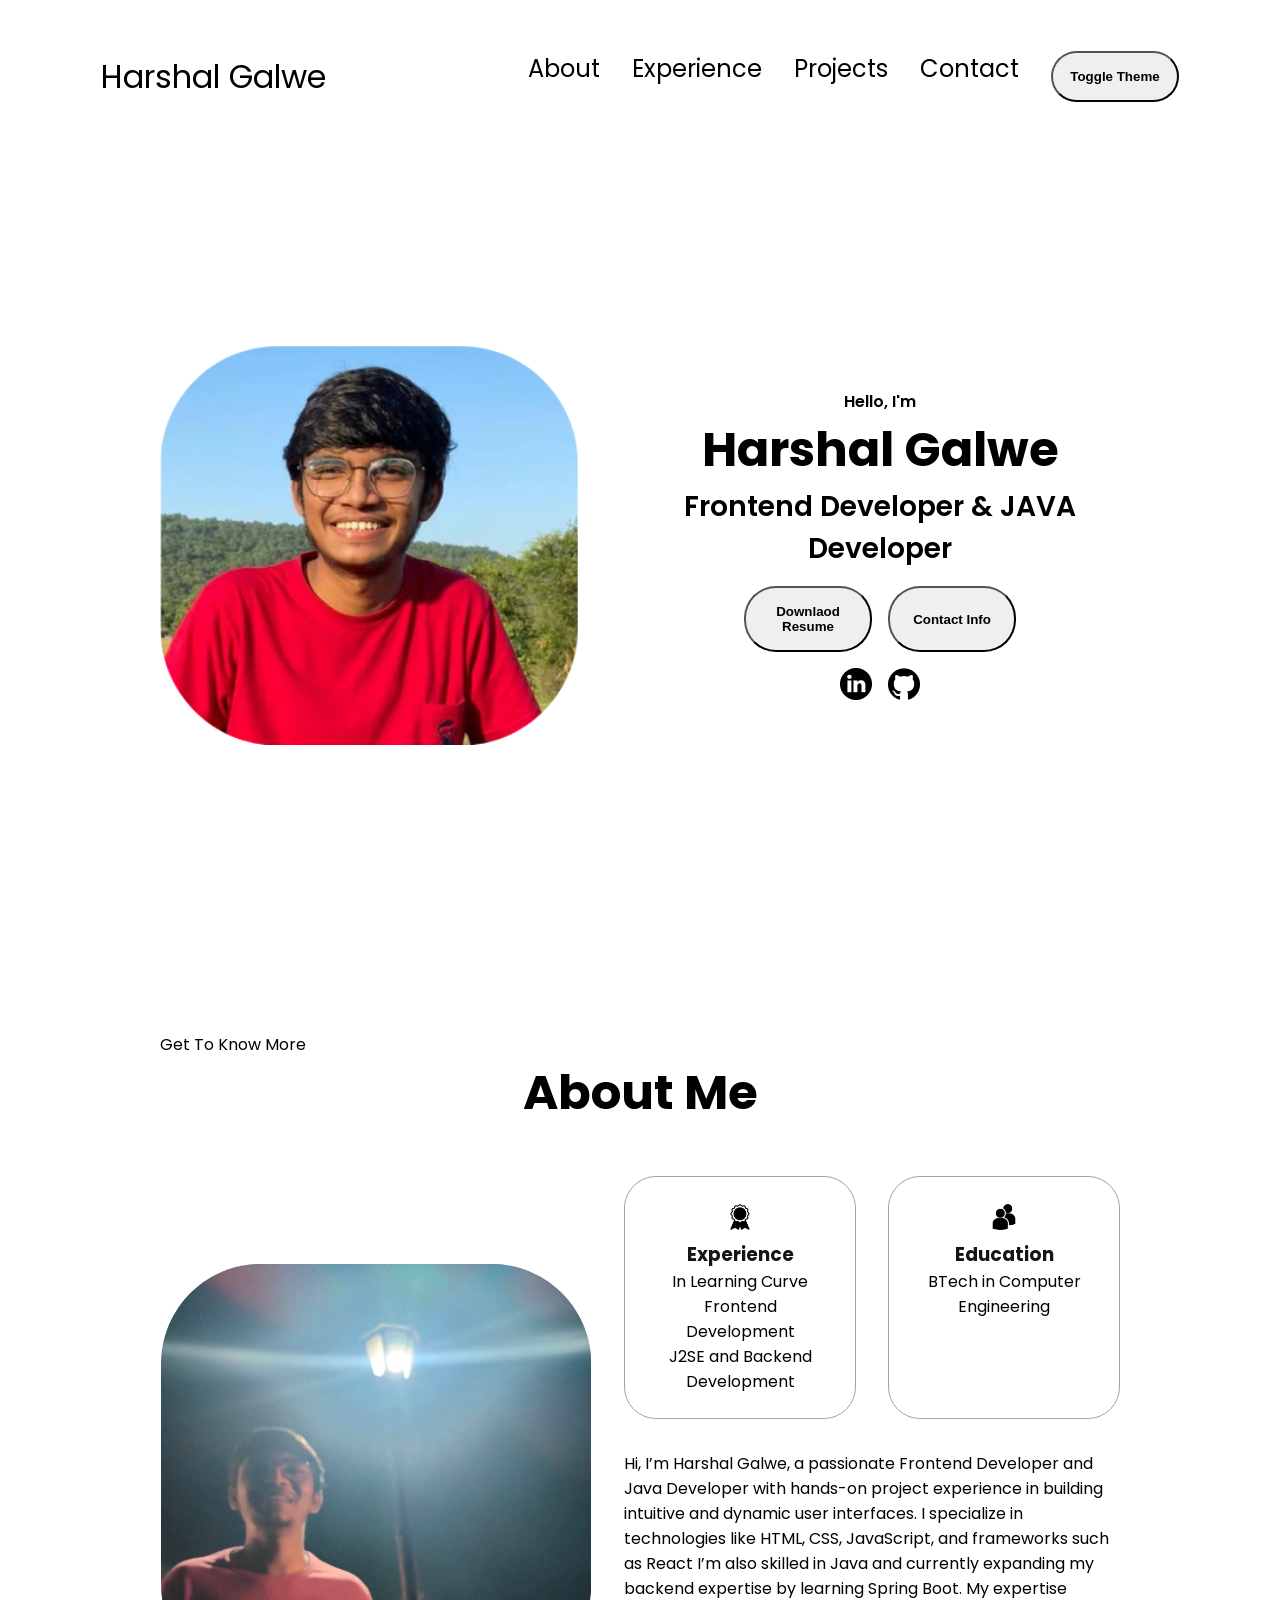
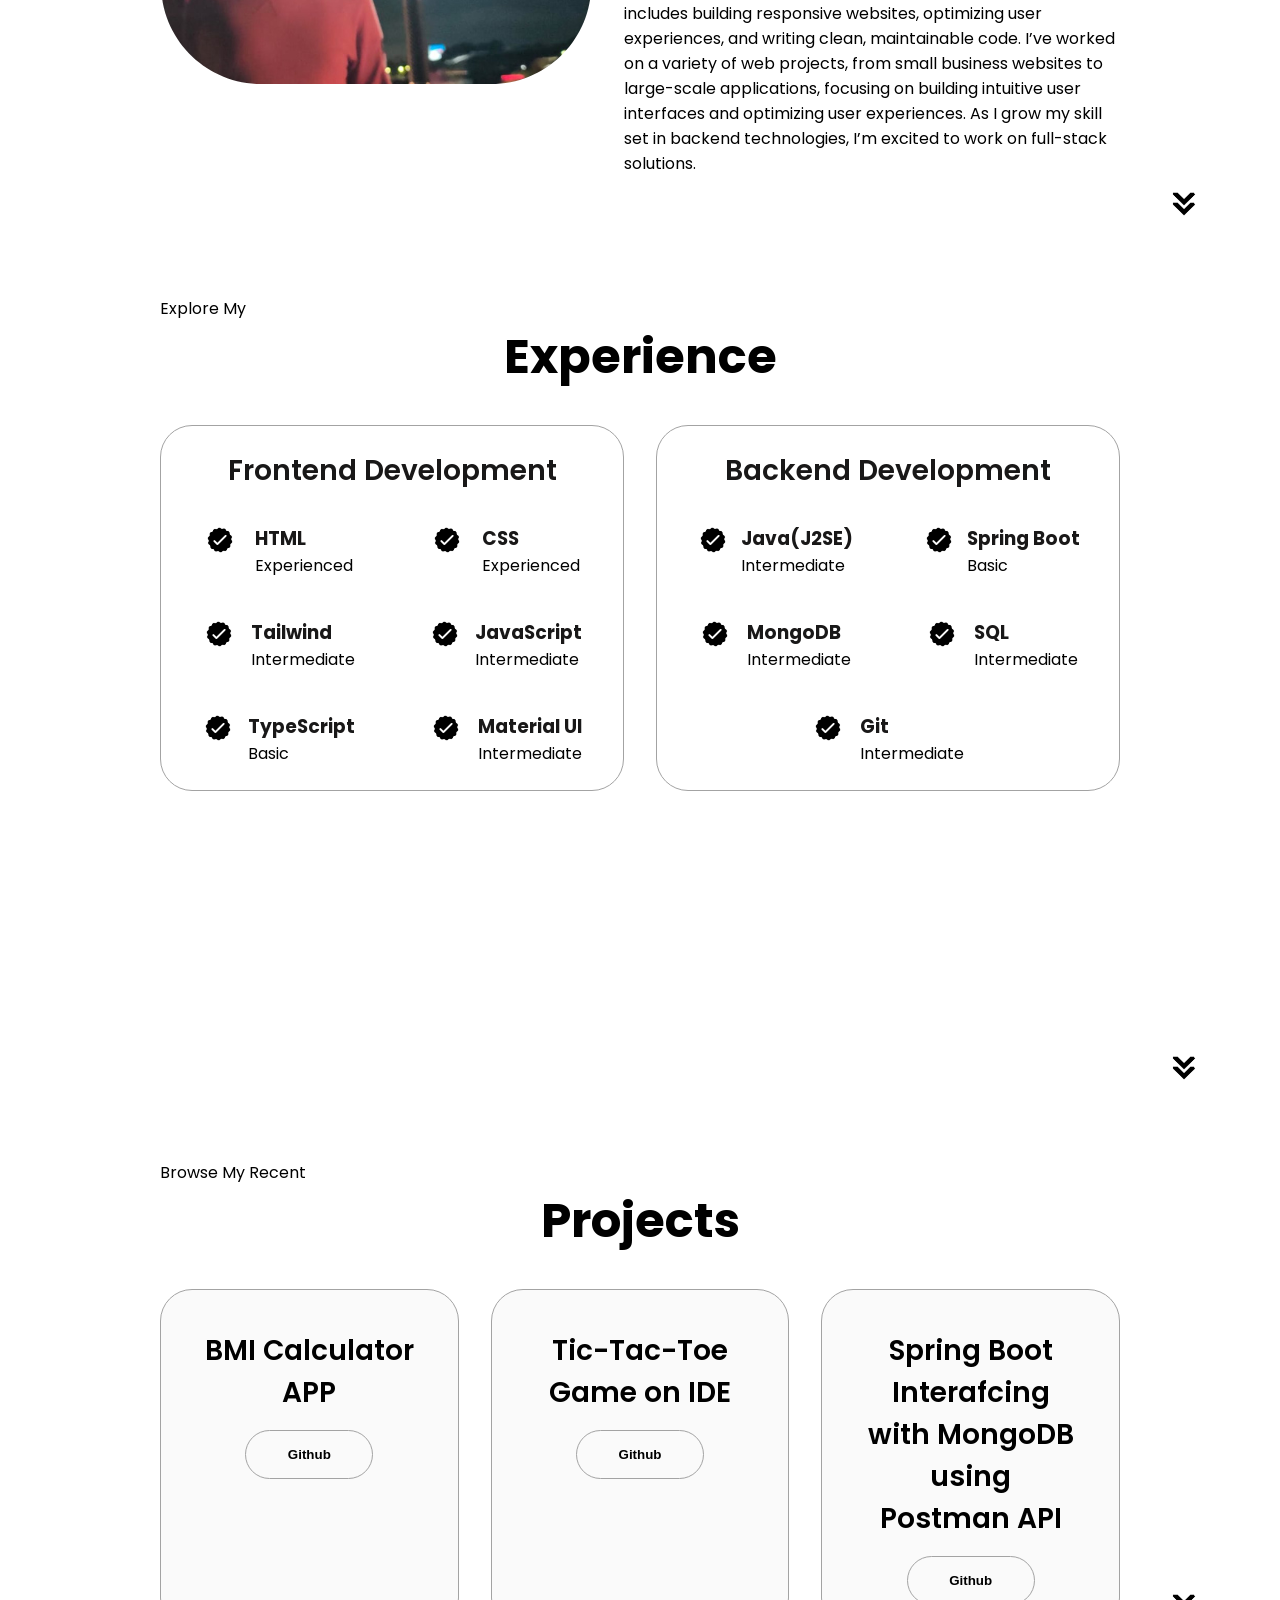
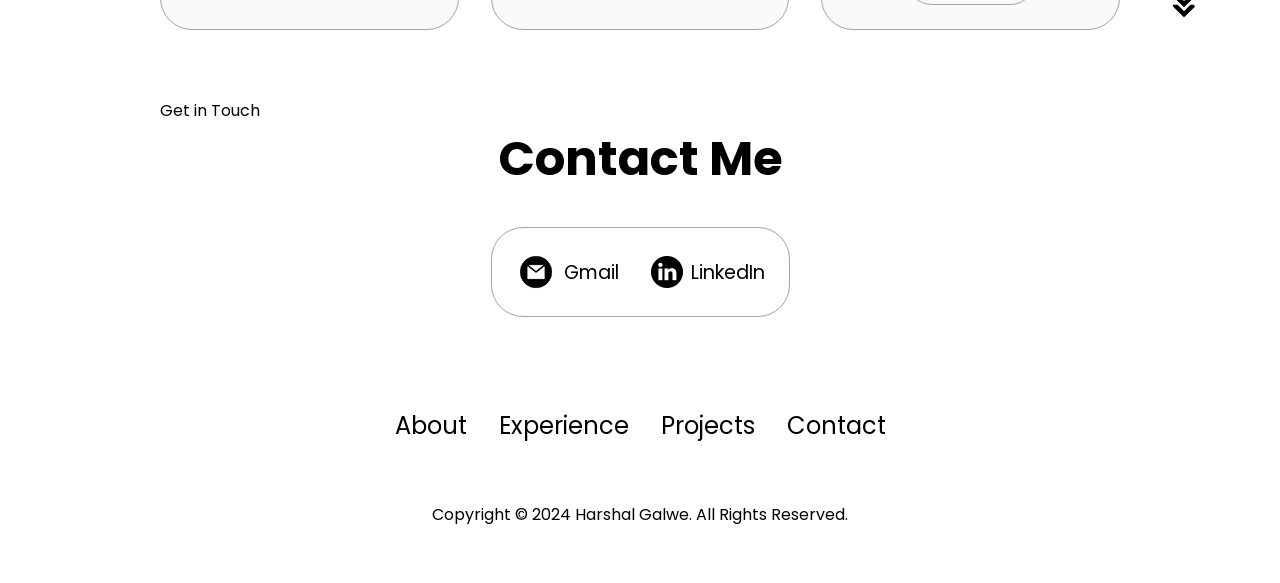
<file: Portfolio/index.html>
<!DOCTYPE html>
<html lang="en">
  <head>
    <meta charset="UTF-8" />
    <meta name="viewport" content="width=device-width, initial-scale=1.0" />
    <title>My Portfolio</title>
    <link rel="stylesheet" href="style.css" />
    <link rel="stylesheet" href="mediaQueries.css" />
  </head>
  <body>
    <nav id="desktop-nav">
      <div class="logo">Harshal Galwe</div>
      <div>
        <ul class="nav-links">
          <li><a href="#about">About</a></li>
          <li><a href="#experience">Experience</a></li>
          <li><a href="#projects">Projects</a></li>
          <li><a href="#contact">Contact</a></li>
          <li><button id="theme-toggle" class="btn">Toggle Theme</button></li>
        </ul>
      </div>
      
    </nav>

    <nav id="hamburger-nav">
      <div class="logo">Harshal Galwe</div>
      <div class="hamburger-menu">
        <div class="hamburger-icon" onclick="toggleMenu()">
          <span></span>
          <span></span>
          <span></span>
        </div>
        <div class="menu-links">
          <li><a href="#about" onclick="toggleMenu()">About</a></li>
          <li><a href="#experience" onclick="toggleMenu()">Experience</a></li>
          <li><a href="#projects" onclick="toggleMenu()">Projects</a></li>
          <li><a href="#contact" onclick="toggleMenu()">Contact</a></li>
        </div>
      </div>
    </nav>

    <section id="profile">
      <div class="section_pic-container">
        <img src="./assets/me1.png" alt="Harshal Galwe profile picture" />
      </div>
      <div class="section_text">
        <p class="section_text_p1">Hello, I'm</p>
        <h1 class="title">Harshal Galwe</h1>
        <p class="section_text_p2">Frontend Developer & JAVA Developer</p>
        <div class="btn-container">
          <button
            class="btn bnt-color-2"
            onclick="window.open('./assets/Resume.pdf')"
          >
            Downlaod Resume
          </button>
          <button class="btn bnt-color-1" onclick="location.href='./#contact'">
            Contact Info
          </button>
        </div>
        <div id="socials-container">
          <img
            src="./assets/linkedin.png"
            alt="Linkedin profile link"
            class="icon"
            onclick="location.href='https://linkedin.com/in/harshal03/'"
          />
          <img
            src="./assets/github.png"
            alt="Github profile link"
            class="icon"
            onclick="location.href='https://github.com/harshal-03'"
          />
        </div>
      </div>
    </section>

    <section id="about">
      <p class="section__text__p1">Get To Know More</p>
      <h1 class="title">About Me</h1>
      <div class="section-container">
        <div class="section__pic-container">
          <img src="./assets/me2.png" alt="Profile picture" class="about-pic" />
        </div>
        <div class="about-details-container">
          <div class="about-containers">
            <div class="details-container">
              <img
                src="./assets/experience.png"
                alt="Experience icon"
                class="icon"
              />
              <h3>Experience</h3>
              <p>
                In Learning Curve <br />Frontend Development <br />
                J2SE and Backend Development
              </p>
            </div>
            <div class="details-container">
              <img
                src="./assets/education.png"
                alt="Education icon"
                class="icon"
              />
              <h3>Education</h3>
              <p>BTech in Computer Engineering</p>
            </div>
          </div>
          <div class="text-container">
            <p id="about_me">
              Hi, I’m Harshal Galwe, a passionate Frontend Developer and Java
              Developer with hands-on project experience in building intuitive
              and dynamic user interfaces. I specialize in technologies like
              HTML, CSS, JavaScript, and frameworks such as React I’m also
              skilled in Java and currently expanding my backend expertise by
              learning Spring Boot. My expertise includes building responsive
              websites, optimizing user experiences, and writing clean,
              maintainable code. I’ve worked on a variety of web projects, from
              small business websites to large-scale applications, focusing on
              building intuitive user interfaces and optimizing user
              experiences. As I grow my skill set in backend technologies, I’m
              excited to work on full-stack solutions.
            </p>
          </div>
        </div>
      </div>
      <img
        src="./assets/arrow.png"
        alt="Arrow icon"
        class="icon arrow"
        onclick="location.href='./#experience'"
      />
    </section>

    <section id="experience">
      <p class="section__text__p1">Explore My</p>
      <h1 class="title">Experience</h1>
      <div class="experience-details-container">
        <div class="about-containers">
          <div class="details-container">
            <h2 class="experience-sub-title">Frontend Development</h2>
            <div class="article-container">
              <article>
                <img
                  src="./assets/checkmark.png"
                  alt="Experience icon"
                  class="icon"
                />
                <div>
                  <h3>HTML</h3>
                  <p>Experienced</p>
                </div>
              </article>
              <article>
                <img
                  src="./assets/checkmark.png"
                  alt="Experience icon"
                  class="icon"
                />
                <div>
                  <h3>CSS</h3>
                  <p>Experienced</p>
                </div>
              </article>
              <article>
                <img
                  src="./assets/checkmark.png"
                  alt="Experience icon"
                  class="icon"
                />
                <div>
                  <h3>Tailwind</h3>
                  <p>Intermediate</p>
                </div>
              </article>
              <article>
                <img
                  src="./assets/checkmark.png"
                  alt="Experience icon"
                  class="icon"
                />
                <div>
                  <h3>JavaScript</h3>
                  <p>Intermediate</p>
                </div>
              </article>
              <article>
                <img
                  src="./assets/checkmark.png"
                  alt="Experience icon"
                  class="icon"
                />
                <div>
                  <h3>TypeScript</h3>
                  <p>Basic</p>
                </div>
              </article>
              <article>
                <img
                  src="./assets/checkmark.png"
                  alt="Experience icon"
                  class="icon"
                />
                <div>
                  <h3>Material UI</h3>
                  <p>Intermediate</p>
                </div>
              </article>
            </div>
          </div>
          <div class="details-container">
            <h2 class="experience-sub-title">Backend Development</h2>
            <div class="article-container">
              <article>
                <img
                  src="./assets/checkmark.png"
                  alt="Experience icon"
                  class="icon"
                />
                <div>
                  <h3>Java(J2SE)</h3>
                  <p>Intermediate</p>
                </div>
              </article>
              <article>
                <img
                  src="./assets/checkmark.png"
                  alt="Experience icon"
                  class="icon"
                />
                <div>
                  <h3>Spring Boot</h3>
                  <p>Basic</p>
                </div>
              </article>
              <article>
                <img
                  src="./assets/checkmark.png"
                  alt="Experience icon"
                  class="icon"
                />
                <div>
                  <h3>MongoDB</h3>
                  <p>Intermediate</p>
                </div>
              </article>
              <article>
                <img
                  src="./assets/checkmark.png"
                  alt="Experience icon"
                  class="icon"
                />
                <div>
                  <h3>SQL</h3>
                  <p>Intermediate</p>
                </div>
              </article>
              <article>
                <img
                  src="./assets/checkmark.png"
                  alt="Experience icon"
                  class="icon"
                />
                <div>
                  <h3>Git</h3>
                  <p>Intermediate</p>
                </div>
              </article>
            </div>
          </div>
        </div>
      </div>
      <img
        src="./assets/arrow.png"
        alt="Arrow icon"
        class="icon arrow"
        onclick="location.href='./#projects'"
      />
    </section>

    <section id="projects">
      <p class="section__text__p1">Browse My Recent</p>
      <h1 class="title">Projects</h1>
      <div class="experience-details-container">
        <div class="about-containers">
          <div class="details-container color-container" id="projectss">
            <h2 class="experience-sub-title project-title">BMI Calculator APP</h2>
            <div class="btn-container">
              <button
                class="btn btn-color-2 project-btn"
                onclick="location.href='https://github.com/harshal-03/BMI-app'"
              >
                Github
              </button>
            </div>
          </div>
          <div class="details-container color-container">
            <h2 class="experience-sub-title project-title">Tic-Tac-Toe Game on IDE</h2>
            <div class="btn-container">
              <button
                class="btn btn-color-2 project-btn"
                onclick="location.href='https://github.com/'"
              >
                Github
              </button>
            </div>
          </div>
          <div class="details-container color-container">
            <h2 class="experience-sub-title project-title">Spring Boot Interafcing with MongoDB using Postman API</h2>
            <div class="btn-container">
              <button
                class="btn btn-color-2 project-btn"
                onclick="location.href='https://github.com/harshal-03/Spring-Boot-Projects'"
              >
                Github
              </button>
            </div>
          </div>
        </div>
      </div>
      <img
        src="./assets/arrow.png"
        alt="Arrow icon"
        class="icon arrow"
        onclick="location.href='./#contact'"
      />
    </section>

    <section id="contact">
      <p class="section__text__p1">Get in Touch</p>
      <h1 class="title">Contact Me</h1>
      <div class="contact-info-upper-container">
        <div class="contact-info-container">
          <img
            src="./assets/email.png"
            alt="Email icon"
            class="icon contact-icon email-icon"
          />
          <p><a href="mailto:harshalgalwe3018@gmail.com">Gmail</a></p>
        </div>
        <div class="contact-info-container">
          <img
            src="./assets/linkedin.png"
            alt="LinkedIn icon"
            class="icon contact-icon"
          />
          <p><a href="https://linkedin.com/in/harshal03/">LinkedIn</a></p>
        </div>
      </div>
    </section>

    <footer>
      <nav>
        <div class="nav-links-container">
          <ul class="nav-links">
            <li><a href="#about">About</a></li>
            <li><a href="#experience">Experience</a></li>
            <li><a href="#projects">Projects</a></li>
            <li><a href="#contact">Contact</a></li>
          </ul>
        </div>
      </nav>
      <p>Copyright &#169; 2024 Harshal Galwe. All Rights Reserved.</p>
    </footer>
    
    <script src="script.js"></script>
  </body>
</html>
</file>
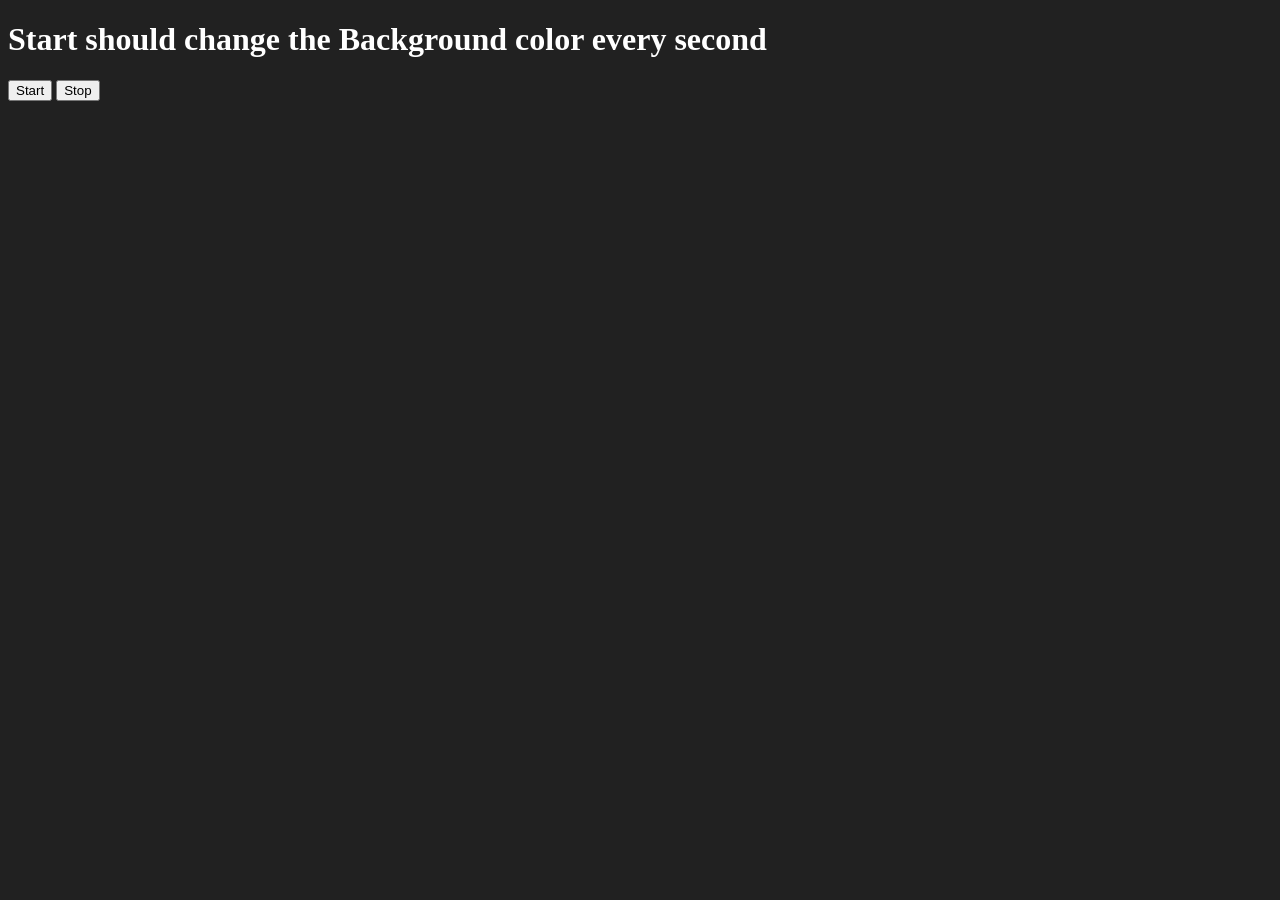
<file: Async/unlimitedColour/async3.html>
<!DOCTYPE html>
<html lang="en">
  <head>
    <meta charset="UTF-8" />
    <meta name="viewport" content="width=device-width, initial-scale=1.0" />
    <meta http-equiv="X-UA-Compatible" content="ie=edge" />
    <title>Start multiple colors and stop it</title>
  </head>
  <body style="background-color: #212121; color: #fff">
    <h1>Start should change the Background color every second</h1>
    <button id="start">Start</button>
    <button id="stop">Stop</button>
    <script src="async3.js"></script>
  </body>
</html>
</file>
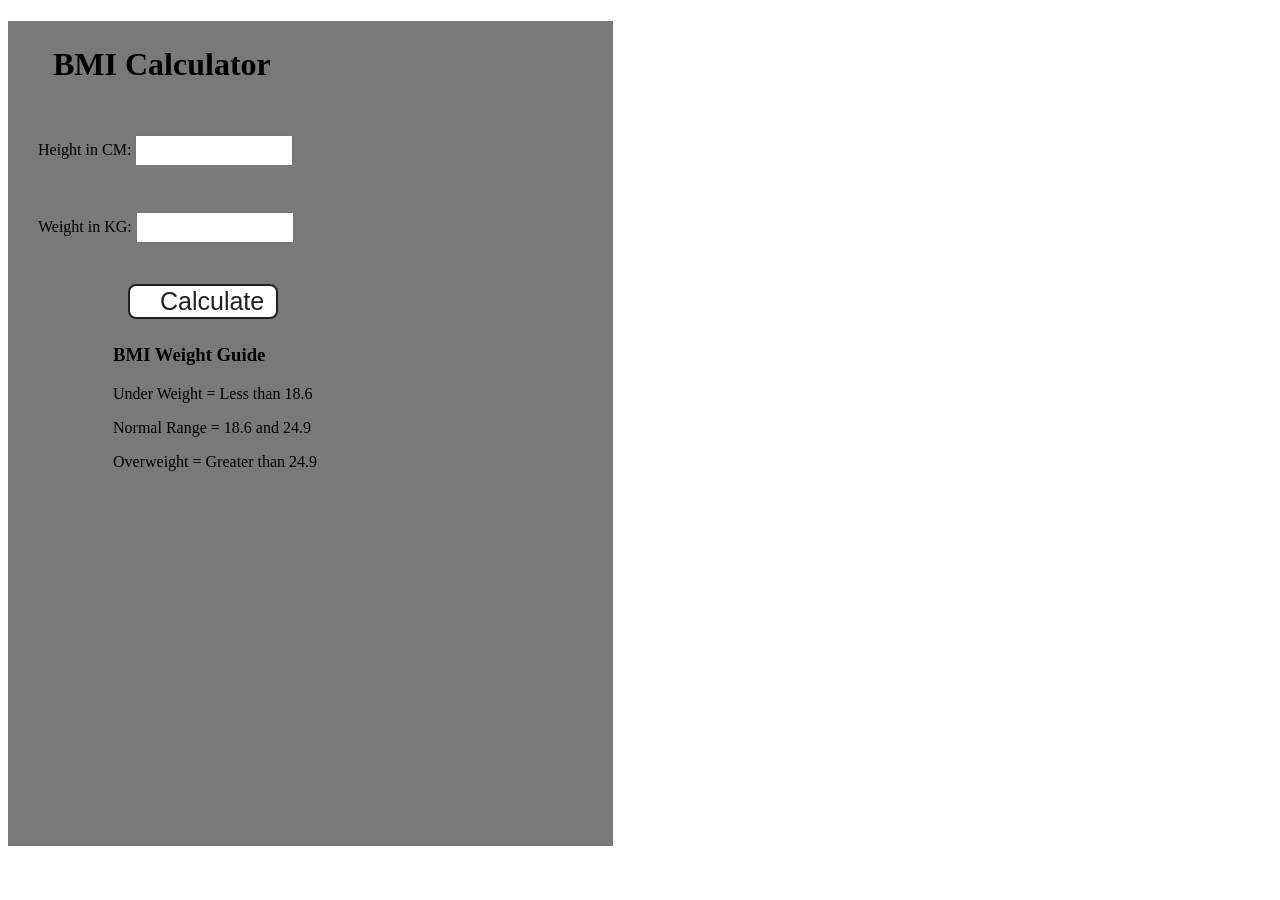
<file: Java_Script-Projects/BMI Calculator/pr2.html>
<!DOCTYPE html>
<html lang="en">
  <head>
    <meta charset="UTF-8" />
    <meta name="viewport" content="width=device-width, initial-scale=1.0" />
    <meta http-equiv="X-UA-Compatible" content="ie=edge" />
    <link rel="stylesheet" href="pr2.css" />
    <title>BMI Calculator</title>
  </head>
  <body>
    <div class="container">
      <h1>BMI Calculator</h1>
      <form>
        <p><label>Height in CM: </label><input type="text" id="height" /></p>
        <p><label>Weight in KG: </label><input type="text" id="weight" /></p>
        <button>Calculate</button>
        <div id="results"></div>
        <div id="weight-guide">
          <h3>BMI Weight Guide</h3>
          <p>Under Weight = Less than 18.6</p>
          <p>Normal Range = 18.6 and 24.9</p>
          <p>Overweight = Greater than 24.9</p>
        </div>
      </form>
    </div>
  </body>
  <script src="pr2.js"></script>
</html>
</file>
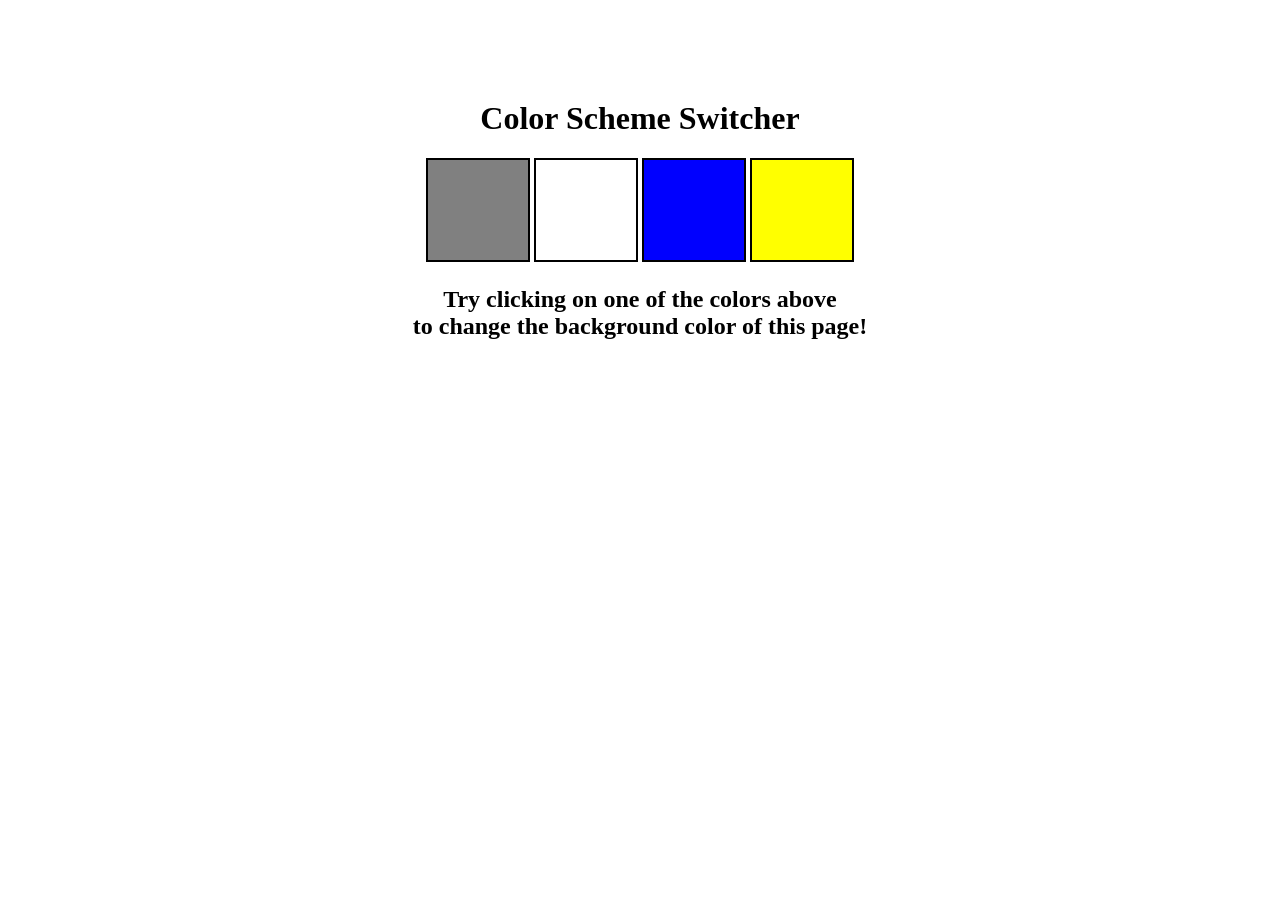
<file: Java_Script-Projects/Body_Color_Change/pr1.html>
<!DOCTYPE html>
<html lang="en">
  <head>
    <meta charset="UTF-8" />
    <meta name="viewport" content="width=device-width, initial-scale=1.0" />
    <meta http-equiv="X-UA-Compatible" content="ie=edge" />
    <link rel="stylesheet" href="pr1.css" />
    <title>JavaScript Background Color Switcher</title>
  </head>
  <body>
    
    <div class="canvas">
      <!-- <a
        style="
          background-color: #fff;
          padding: 10px 30px;
          border-radius: 8px;
          color: #212121;
          text-decoration: none;
          border: 2px solid #212121;
        "
        href="../index.html"
        >Back to Home Page</a
      > -->
      <h1>Color Scheme Switcher</h1>
      <span class="button" id="grey"></span>
      <span class="button" id="white"></span>
      <span class="button" id="blue"></span>
      <span class="button" id="yellow"></span>
      <h2>
        Try clicking on one of the colors above
        <span>to change the background color of this page!</span>
      </h2>
    </div>
    <script src="pr1.js"></script>
  </body>
</html>
</file>
<file: Portfolio/style.css>
/* Genral Styling */
/* Importing the fonts from google fonts */
@import url('https://fonts.googleapis.com/css2?family=Poppins:ital,wght@0,300;0,400;0,600;1,100&display=swap');
/* Targeting the whole page and removing all preset margin and padding to 0*/
*{
    margin:0;
    padding:0;
}

/* Targeting the body section of html*/
body{
    font-family: "Poppins", sans-serif;
}

html{
    scroll-behavior: smooth; 
}

p{
    color: rgb(85, 85, 85);
}

/* Transition */

a,.btn{
    transition: all 300ms ease;
}

/* Desktop Nav*/
nav, .nav-links{
    display: flex;
}

nav{
    justify-content: space-around;
    align-items: center;
    height: 17vh;
}

.nav-links{
    gap: 2rem;
    list-style: none;
    font-size: 1.5rem;
}

a{
    color: black;
    text-decoration: none;
    text-decoration-color: white;
}

a:hover{
    color: grey;
    text-decoration: underline;
    text-decoration-color: aqua;
    text-underline-offset: 1rem;
}

.logo{
    font-size: 2rem;
}


.logo:hover{
    cursor: default;
}

/* Hamburger - Menu*/
#hamburger-nav{
    display: none;
}

.hamburger-menu{
    position: relative;
    display: inline-block;
}

.hamburger-icon{
    display: flex;
    flex-direction: column;
    justify-content: space-between;
    height: 24px;
    width: 30px;
    cursor: pointer;
}

.hamburger-icon span{
    width: 100%;
    height: 2px;
    background-color: black;
    transition: all 0.3 ease-in-out;
}

.menu-links{
    position: absolute;
    top: 100%;
    right: 0%;
    background-color: white;
    width: fit-content;
    max-height: 0;
    overflow: hidden;
    transition: all 0.3 ease-in-out;
}

.menu-links a{
    display: block;
    text-align: center;
    padding: 10px;
    font-size: 1.5rem;
    color: black;
    text-decoration: none;
    transition: all 0.3 ease-in-out;
}

.menu-links li{
    list-style: none;
}

.menu-links.open{
    max-height: 300px;
}

.hamburger-icon.open span:first-child{
    transform: rotate(45deg) translate(10px,5px);
}

.hamburger-icon.open span:nth-child(2){
    opacity: 0;
}

.hamburger-icon.open span:last-child{
    transform: rotate(-45deg) translate(10px,-5px);
}

.hamburger-icon span:first-child{
    transform: none;
}

.hamburger-icon span:first-child{
    opacity: 1;
}

.hamburger-icon span:first-child{
    transform: none;
}

/* Sections */
section{
    padding-top: 4vh;
    height: 96vh;
    margin: 0 10rem;
    box-sizing: border-box;
    min-height: fit-content;
}

.section-container{
    display: flex;
}

/* Profile Section*/
#profile{
    display: flex;
    justify-content: center;
    gap: 5rem;
    height: 80vh;
}

.section_pic-container {
    display: flex;
    height: 400px;
    width: 400px;
    margin: auto 0;
  }

  .section_text {
    align-self: center;
    text-align: center;
  }
  
  .section_text p {
    font-weight: 600;
  }
  
  .section_text_p1 {
    text-align: center;
  }
  
  .section_text_p2 {
    font-size: 1.75rem;
    margin-bottom: 1rem;
  }
  
  .title {
    font-size: 3rem;
    text-align: center;
  }
  
  #socials-container {
    display: flex;
    justify-content: center;
    margin-top: 1rem;
    gap: 1rem;
  }

  /* ICONS */
  .icon {
    cursor: pointer;
    height: 2rem;
  }

  /* BUTTONS */

.btn-container {
    display: flex;
    justify-content: center;
    gap: 1rem;
  }
  
  .btn {
    font-weight: 600;
    transition: all 300ms ease;
    padding: 1rem;
    width: 8rem;
    border-radius: 2rem;
  }
  
  .btn-color-1,
  .btn-color-2 {
    border: rgb(53, 53, 53) 0.1rem solid;
  }
  
  .btn-color-1:hover,
  .btn-color-2:hover {
    cursor: pointer;
  }
  
  .btn-color-1,
  .btn-color-2:hover {
    background: rgb(53, 53, 53);
    color: white;
  }
  
  .btn-color-1:hover {
    background: rgb(0, 0, 0);
  }
  
  .btn-color-2 {
    background: none;
  }
  
  .btn-color-2:hover {
    border: rgb(255, 255, 255) 0.1rem solid;
  }
  
  .btn-container {
    gap: 1rem;
  }

  
/* ABOUT SECTION */

#about {
    position: relative;
  }
  
  .about-containers {
    gap: 2rem;
    margin-bottom: 2rem;
    margin-top: 2rem;
    color: rgb(21, 21, 21);
  }
  
  .about-details-container {
    justify-content: center;
    flex-direction: column;
  }
  
  .about-containers,
  .about-details-container {
    display: flex;
  }
  
  .about-pic {
    border-radius: 2rem;
  }
  
  .arrow {
    position: absolute;
    right: -5rem;
    bottom: 2.5rem;
  }
  
  .details-container {
    padding: 1.5rem;
    flex: 1;
    background: white;
    border-radius: 2rem;
    border: rgb(53, 53, 53) 0.1rem solid;
    border-color: rgb(163, 163, 163);
    text-align: center;
  }
  
  .section-container {
    gap: 4rem;
    height: 80%;
  }
  
  .section__pic-container {
    height: 400px;
    width: 400px;
    margin: auto 0;
  }
  
 
  /* EXPERIENCE SECTION */
  
  #experience {
    position: relative;
  }
  
  .experience-sub-title {
    color: rgb(25, 24, 24);
    font-weight: 600;
    font-size: 1.75rem;
    margin-bottom: 2rem;
  }
  
  .experience-details-container {
    display: flex;
    justify-content: center;
    flex-direction: column;
  }
  
  .article-container {
    color: rgb(25, 24, 24);
    display: flex;
    text-align: initial;
    flex-wrap: wrap;
    flex-direction: row;
    gap: 2.5rem;
    justify-content: space-around;
  }
  
  article {
    display: flex;
    width: 10rem;
    justify-content: space-around;
    gap: 0.5rem;
  }
  
  article .icon {
    cursor: default;
  }
  
  /* PROJECTS SECTION */
  
  #projects {
    position: relative;
  }
  
  .color-container {
    border-color: rgb(163, 163, 163);
    background: rgb(250, 250, 250);
  }
  
  .project-img {
    border-radius: 2rem;
    width: 90%;
    height: 90%;
  }
  
  .project-title {
    margin: 1rem;
    color: black;
  }
  
  .project-btn {
    color: black;
    border-color: rgb(163, 163, 163);
  }
  
  /* CONTACT */
  
  #contact {
    display: flex;
    justify-content: center;
    flex-direction: column;
    height: 70vh;
  }
  
  .contact-info-upper-container {
    display: flex;
    justify-content: center;
    border-radius: 2rem;
    border: rgb(53, 53, 53) 0.1rem solid;
    border-color: rgb(163, 163, 163);
    background: (250, 250, 250);
    margin: 2rem auto;
    padding: 0.5rem;
  }
  
  .contact-info-container {
    display: flex;
    align-items: center;
    justify-content: center;
    gap: 0.5rem;
    margin: 1rem;
  }
  
  .contact-info-container p {
    font-size: larger;
  }
  
  .contact-icon {
    cursor: default;
  }
  
  .email-icon {
    height: 2.5rem;
  }
  
  /* FOOTER SECTION */
  
  footer {
    height: 26vh;
    margin: 0 1rem;
  }
  
  footer p {
    text-align: center;
  }

/* Default Light Theme Styles */
body {
  background-color: white;
  color: black; /* Default text color */
}

p {
  color: black; /* Light theme text color for paragraphs */
}

/* Dark Theme Styles */
body.dark-theme {
  background-color: rgb(45, 44, 44);
  color: white;
}

body.dark-theme p {
  color: rgb(115, 114, 114); /* Dark theme text color for paragraphs */
}
</file>
<file: Portfolio/mediaQueries.css>
/* This css file has the style for repsonsive design*/
@media screen and (max-width: 1400px) {
    #profile {
      height: 83vh;
      margin-bottom: 6rem;
    }
    .about-containers {
      flex-wrap: wrap;
    }
    #contact,
    #projects {
      height: fit-content;
    }
  }
  
  @media screen and (max-width: 1200px) {
    #desktop-nav {
      display: none;
    }
    #hamburger-nav {
      display: flex;
    }
    #experience,
    .experience-details-container {
      margin-top: 2rem;
    }
    #profile,
    .section-container {
      display: block;
    }
    .arrow {
      display: none;
    }
    section,
    .section-container {
      height: fit-content;
    }
    section {
      margin: 0 5%;
    }
    .section__pic-container {
      width: 275px;
      height: 275px;
      margin: 0 auto 2rem;
    }
    .about-containers {
      margin-top: 0;
    }
  }
  
  @media screen and (max-width: 600px) {
    #contact,
    footer {
      height: 40vh;
    }
    #profile {
      height: 83vh;
      margin-bottom: 0;
    }
    article {
      font-size: 1rem;
    }
    footer nav {
      height: fit-content;
      margin-bottom: 2rem;
    }
    .about-containers,
    .contact-info-upper-container,
    .btn-container {
      flex-wrap: wrap;
    }
    .contact-info-container {
      margin: 0;
    }
    .contact-info-container p,
    .nav-links li a {
      font-size: 1rem;
    }
    .experience-sub-title {
      font-size: 1.25rem;
    }
    .logo {
      font-size: 1.5rem;
    }
    .nav-links {
      flex-direction: column;
      gap: 0.5rem;
      text-align: center;
    }
    .section__pic-container {
      width: auto;
      height: 46vw;
      justify-content: center;
    }
    .section__text__p2 {
      font-size: 1.25rem;
    }
    .title {
      font-size: 2rem;
    }
    .text-container {
      text-align: justify;
    }
  }
</file>
<file: Java_Script-Projects/BMI Calculator/pr2.css>
.container {
    width: 575px;
    height: 825px;
  
    background-color: #797978;
    padding-left: 30px;
  }
  #height,
  #weight {
    width: 150px;
    height: 25px;
    margin-top: 30px;
  }
  
  #weight-guide {
    margin-left: 75px;
    margin-top: 25px;
  }
  
  #results {
    font-size: 35px;
    margin-left: 90px;
    margin-top: 20px;
    color: rgb(241, 241, 241);
  }
  
  button {
    width: 150px;
    height: 35px;
    margin-left: 90px;
    margin-top: 25px;
    background-color: #fff;
    padding: 1px 30px;
    border-radius: 8px;
    color: #212121;
    text-decoration: none;
    border: 2px solid #212121;
  
    font-size: 25px;
  }
  
  h1 {
    padding-left: 15px;
    padding-top: 25px;
    
  }
</file>
<file: Java_Script-Projects/Body_Color_Change/pr1.css>
html {
    margin: 0;
  }
  
  span {
    display: block;
  }
  .canvas {
    margin: 100px auto 100px;
    width: 80%;
    text-align: center;
  }
  
  .button {
    width: 100px;
    height: 100px;
    border: solid black 2px;
    display: inline-block;
  }
  
  #grey {
    background: grey;
  }
  
  #white {
    background: white;
  }
  #blue {
    background: blue;
  }
  #yellow {
    background: yellow;
  }
</file>
